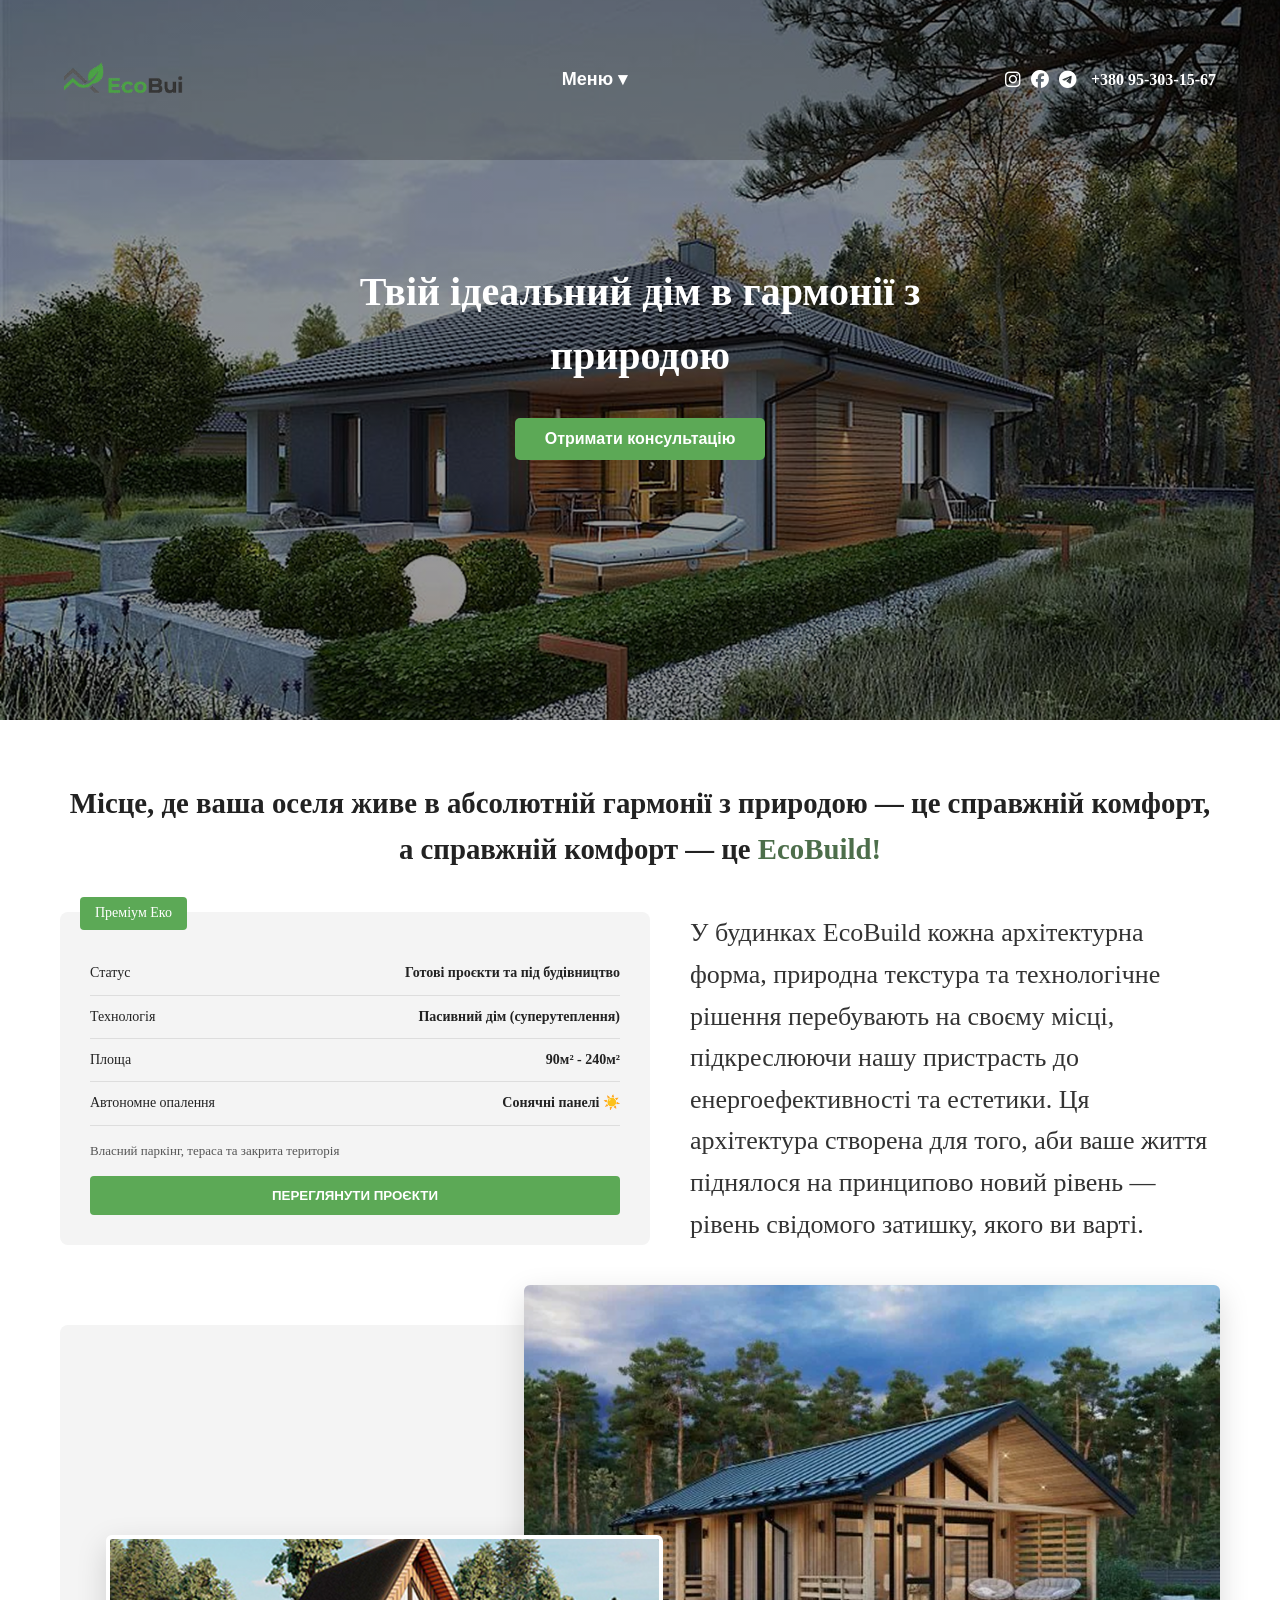
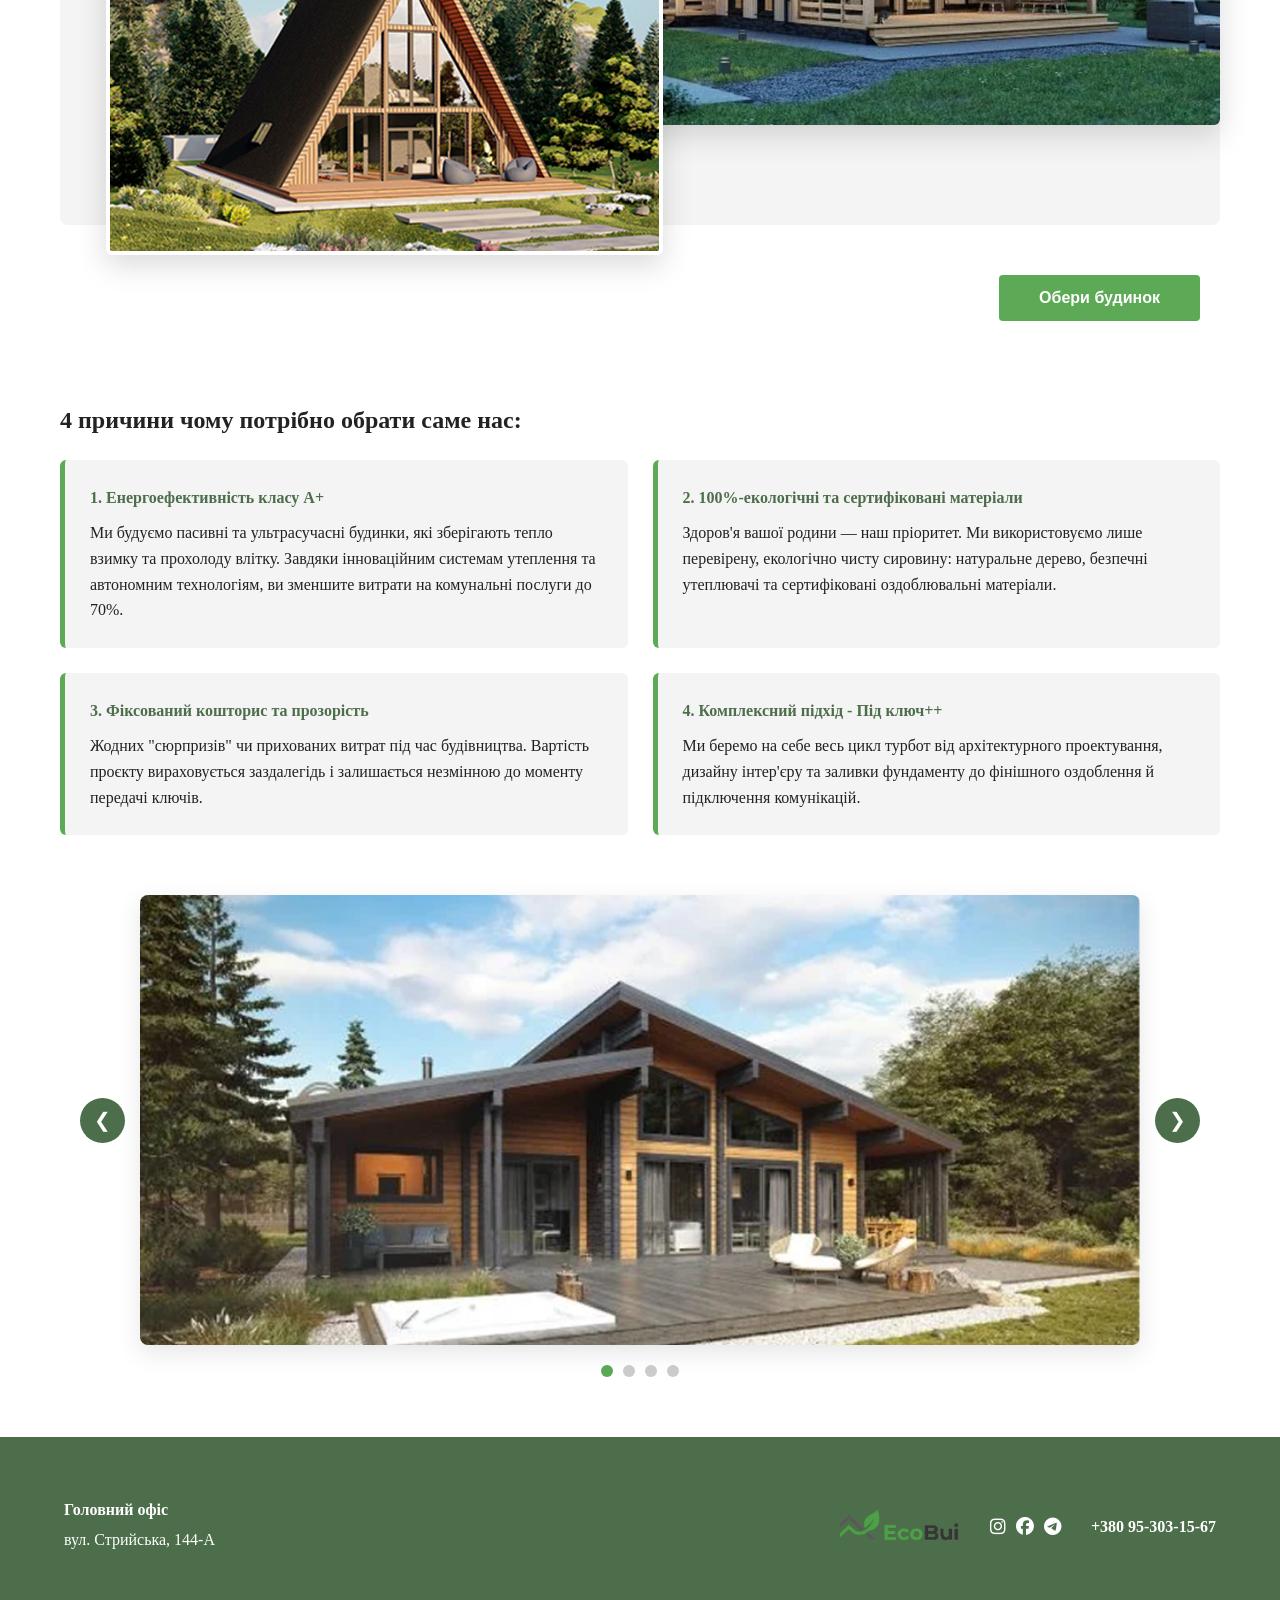
<file: index.html>
<!DOCTYPE html>
<html lang="uk">
<head>
    <meta charset="UTF-8">
    <meta name="viewport" content="width=device-width, initial-scale=1.0">
    <title>EcoBuild — Твій ідеальний дім</title>
    <link rel="stylesheet" href="./style.css">
    <link rel="preconnect" href="https://fonts.googleapis.com">
    <link rel="preconnect" href="https://fonts.gstatic.com" crossorigin>
    <link href="https://fonts.googleapis.com/css2?family=Crimson+Text:ital,wght@0,400;0,600;0,700;1,400&display=swap" rel="stylesheet">
    
    <link rel="stylesheet" href="https://cdnjs.cloudflare.com/ajax/libs/font-awesome/6.5.1/css/all.min.css">
</head>
<body>

    <header>
        <div class="logo">
            <img src="./img/лого-remove.png" alt="EcoBuild Logo" class="logo-pic">
        </div>
        <div class="nav-container">
            <button class="menu-btn">Меню ▾</button>
            <div class="dropdown-menu">
                <a href="index.html">Головна</a>
                <a href="about.html">Про нас</a>
                <a href="contacts.html">Контакти</a>
            </div>
        </div>
        <div class="header-contacts">
            <div class="social-icons">
                <a href="#"><i class="fab fa-instagram"></i></a>
                <a href="#"><i class="fab fa-facebook"></i></a>
                <a href="#"><i class="fab fa-telegram"></i></a>
            </div>
            <a href="tel:+380953031567" class="phone-link">+380 95-303-15-67</a>
        </div>
    </header>

    <section class="hero">
        <h1>Твій ідеальний дім в гармонії з природою</h1>
        <button class="btn-consult">Отримати консультацію</button>
    </section>

    <main class="container">
        <h2 class="section-title">Місце, де ваша оселя живе в абсолютній гармонії з природою — це справжній комфорт, а справжній комфорт — це <span style="color: var(--primary-green)">EcoBuild!</span></h2>

        <section class="features-preview">
            <div class="spec-card">
                <div class="spec-badge">Преміум Еко</div>
                <table class="spec-table">
                    <tr><td>Статус</td><td>Готові проєкти та під будівництво</td></tr>
                    <tr><td>Технологія</td><td>Пасивний дім (суперутеплення)</td></tr>
                    <tr><td>Площа</td><td>90м² - 240м²</td></tr>
                    <tr><td>Автономне опалення</td><td>Сонячні панелі ☀️</td></tr>
                </table>
                <p class="spec-note">Власний паркінг, тераса та закрита територія</p>
                <button class="btn-green-fill">ПЕРЕГЛЯНУТИ ПРОЄКТИ</button>
            </div>
            
            <div class="text-block">
                <p>У будинках EcoBuild кожна архітектурна форма, природна текстура та технологічне рішення перебувають на своєму місці, підкреслюючи нашу пристрасть до енергоефективності та естетики. Ця архітектура створена для того, аби ваше життя піднялося на принципово новий рівень — рівень свідомого затишку, якого ви варті.</p>
            </div>
        </section>

        <section class="house-selection-wrapper">
            <div class="collage-container">
                <div class="collage-pic pic-front">
                    <img src="./img/image 2.png" alt="">
                </div>
                
                <div class="collage-pic pic-back">
                    <img src="./img/image 3.png" alt="">
                </div>
            </div>
            
            <div class="select-btn-container">
                <button class="btn-select-house">Обери будинок</button>
            </div>
        </section>

        <section class="reasons-section">
            <h3 class="section-sub-title">4 причини чому потрібно обрати саме нас:</h3>
            <div class="reasons-grid">
                <div class="reason-card">
                    <h4>1. Енергоефективність класу А+</h4>
                    <p>Ми будуємо пасивні та ультрасучасні будинки, які зберігають тепло взимку та прохолоду влітку. Завдяки інноваційним системам утеплення та автономним технологіям, ви зменшите витрати на комунальні послуги до 70%.</p>
                </div>
                <div class="reason-card">
                    <h4>2. 100%-екологічні та сертифіковані матеріали</h4>
                    <p>Здоров'я вашої родини — наш пріоритет. Ми використовуємо лише перевірену, екологічно чисту сировину: натуральне дерево, безпечні утеплювачі та сертифіковані оздоблювальні матеріали.</p>
                </div>
                <div class="reason-card">
                    <h4>3. Фіксований кошторис та прозорість</h4>
                    <p>Жодних "сюрпризів" чи прихованих витрат під час будівництва. Вартість проєкту вираховується заздалегідь і залишається незмінною до моменту передачі ключів.</p>
                </div>
                <div class="reason-card">
                    <h4>4. Комплексний підхід - Під ключ++</h4>
                    <p>Ми беремо на себе весь цикл турбот від архітектурного проектування, дизайну інтер'єру та заливки фундаменту до фінішного оздоблення й підключення комунікацій.</p>
                </div>
            </div>
        </section>

        <section class="bottom-slider-section">
            <div class="slider-container">
                <button class="slider-btn prev-btn" aria-label="Назад">&#10094;</button>
                
                <div class="slider-window">
                    <div class="slider-track">
                        <div class="slide"><img src="./img/image 5.png" alt=""></div>
                        <div class="slide"><img src="./img/image 7.png" alt=""></div>
                        <div class="slide"><img src="./img/image 9.png" alt=""></div>
                        <div class="slide"><img src="./img/image 10.png" alt=""></div>
                        
                    </div>
                </div>
        
                <button class="slider-btn next-btn" aria-label="Вперед">&#10095;</button>
            </div>
        
            <div class="slider-dots"></div>
        </section>
    </main>

    <footer>
        <div class="footer-address">
            <p><strong>Головний офіс</strong></p>
            <p>вул. Стрийська, 144-А</p>
        </div>
        <div class="footer-right">
            <img src="./img/лого-remove.png" alt="EcoBuild Logo" class="logo-pic">
            <div class="social-icons">
                <a href="#"><i class="fab fa-instagram"></i></a>
                <a href="#"><i class="fab fa-facebook"></i></a>
                <a href="#"><i class="fab fa-telegram"></i></a>
            </div>
            <a href="tel:+380953031567" class="phone-link">+380 95-303-15-67</a>
        </div>
    </footer>

    <div id="consultation-modal" class="modal-overlay">
        <div class="modal-window">
            <button class="modal-close-btn">&times;</button>
            
            <h2 class="modal-title">Особиста <br>консультація</h2>
            <p class="modal-subtitle">Наш менеджер зателефонує Вам найближчим часом</p>
            
            <form class="modal-form">
                <div class="input-group">
                    <input type="text" id="user-name" required placeholder=" ">
                    <label for="user-name">Ім'я</label>
                </div>
                
                <div class="input-group">
                    <input type="tel" id="user-phone" required placeholder=" ">
                    <label for="user-phone">Ваш номер телефону</label>
                </div>
                
                <div class="radio-group">
                    <label class="radio-label">
                        <input type="radio" name="contact-method" value="call" checked>
                        <span class="custom-radio"></span>
                        Зателефонуйте мені
                    </label>
                    <label class="radio-label">
                        <input type="radio" name="contact-method" value="message">
                        <span class="custom-radio"></span>
                        Напишіть мені
                    </label>
                </div>
                
                <p class="privacy-notice">
                    Натискаючи кнопку, ви приймаєте політику конфіденційності та даєте згоду на обробку персональних даних
                </p>
                
                <button type="submit" class="btn-submit">Надіслати</button>
            </form>
        </div>
    </div>
    
    <script src="./main.js"></script>
</body>
</html>
</file>
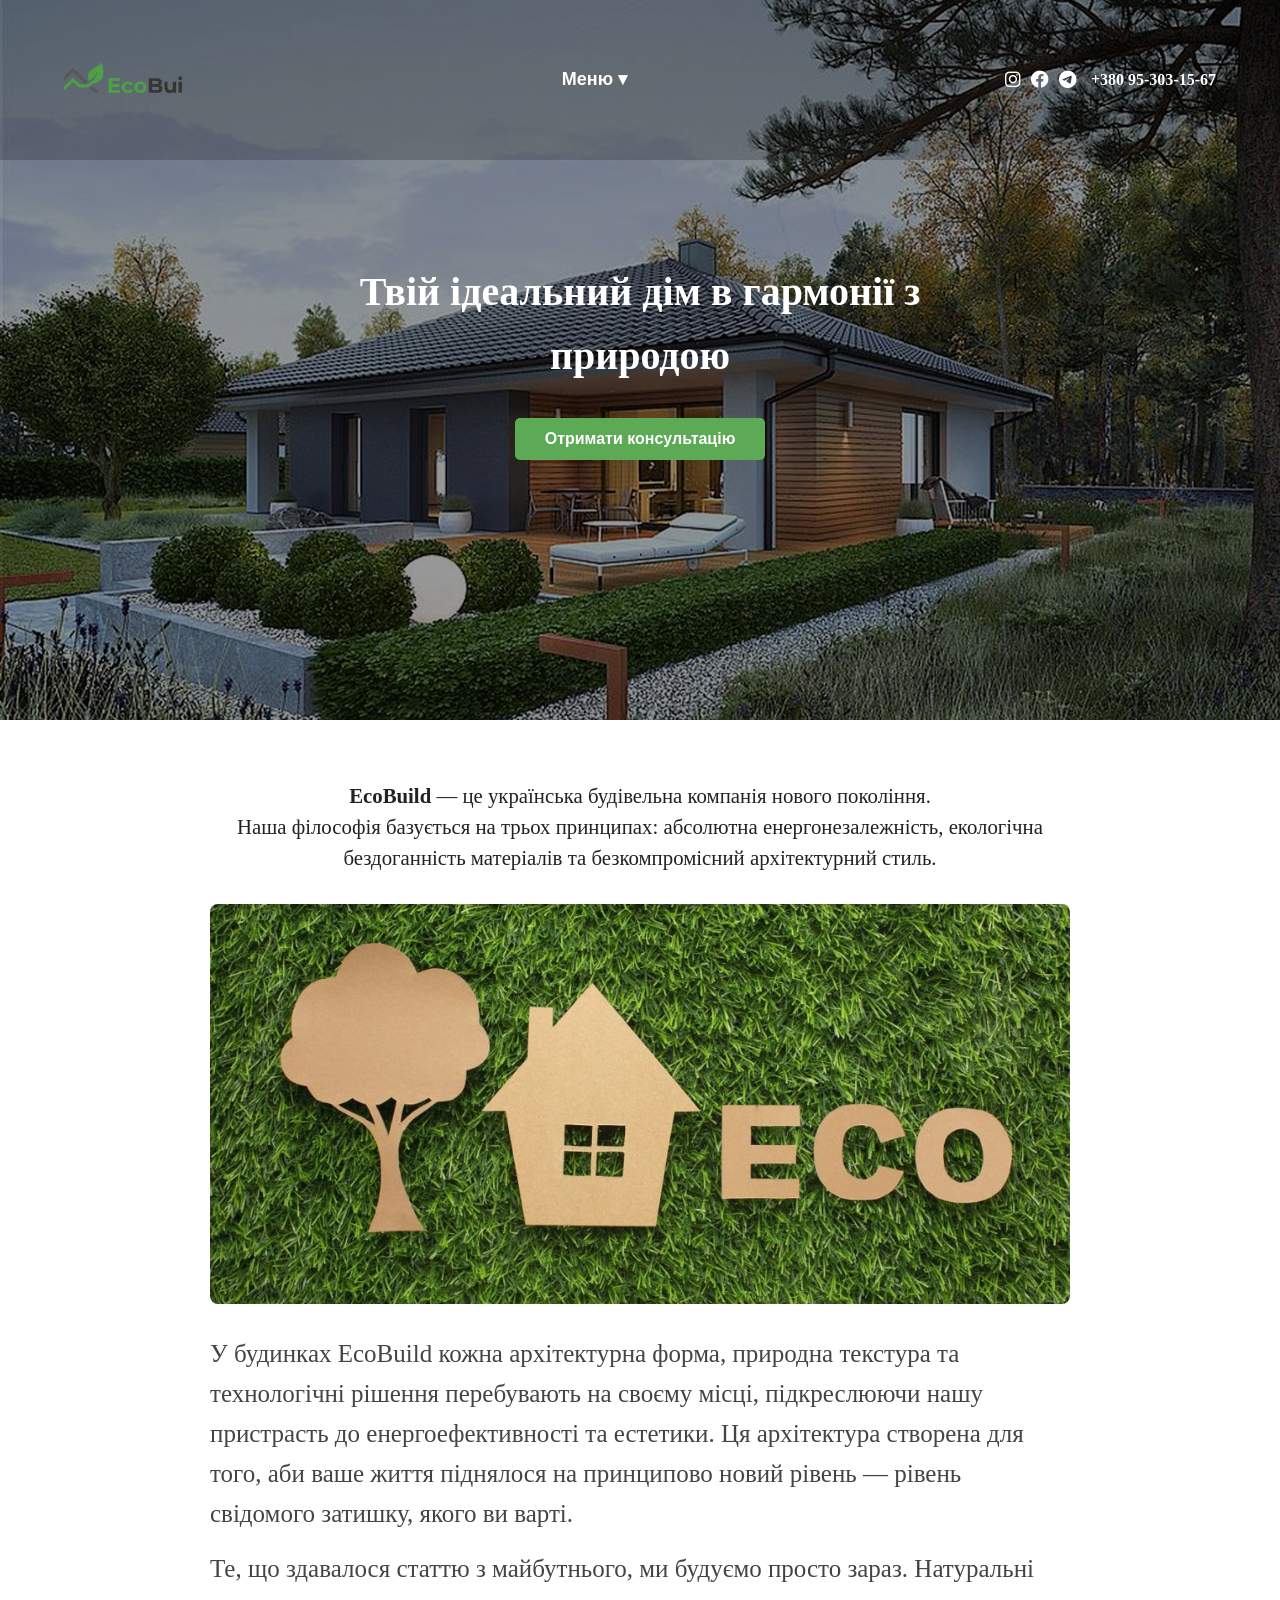
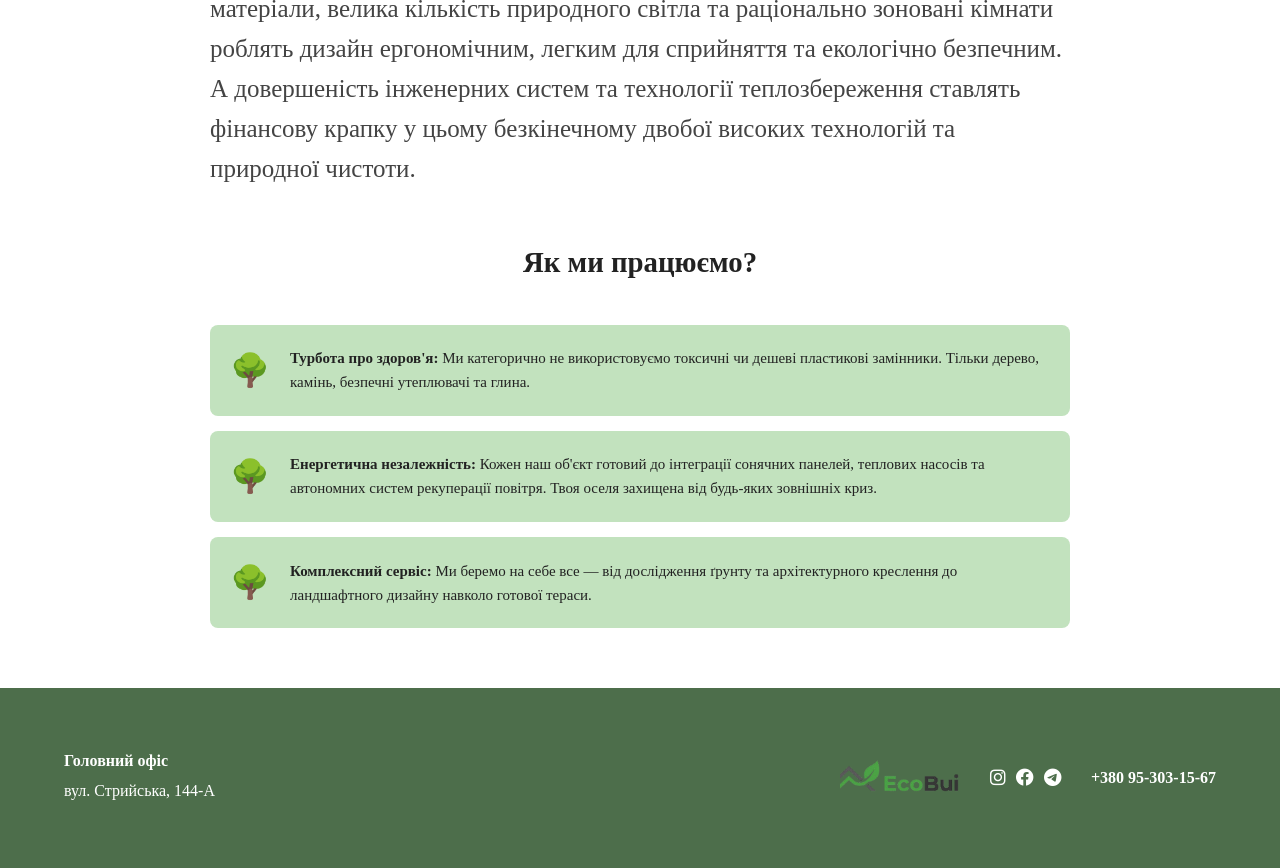
<file: about.html>
<!DOCTYPE html>
<html lang="uk">
<head>
    <meta charset="UTF-8">
    <meta name="viewport" content="width=device-width, initial-scale=1.0">
    <title>Про нас — EcoBuild</title>
    <link rel="stylesheet" href="style.css">
    <link rel="preconnect" href="https://fonts.googleapis.com">
    <link rel="preconnect" href="https://fonts.gstatic.com" crossorigin>
    <link href="https://fonts.googleapis.com/css2?family=Crimson+Text:ital,wght@0,400;0,600;0,700;1,400&display=swap" rel="stylesheet">

    <link rel="stylesheet" href="https://cdnjs.cloudflare.com/ajax/libs/font-awesome/6.0.0/css/all.min.css">
</head>
<body>

    <header>
        <img src="./img/лого-remove.png" alt="EcoBuild Logo" class="logo-pic">
        <div class="nav-container">
            <button class="menu-btn">Меню ▾</button>
            <div class="dropdown-menu">
                <a href="index.html">Головна</a>
                <a href="about.html">Про нас</a>
                <a href="contacts.html">Контакти</a>
            </div>
        </div>
        <div class="header-contacts">
            <div class="social-icons">
                <a href="#"><i class="fab fa-instagram"></i></a>
                <a href="#"><i class="fab fa-facebook"></i></a>
                <a href="#"><i class="fab fa-telegram"></i></a>
            </div>
            <a href="tel:+380953031567" class="phone-link">+380 95-303-15-67</a>
        </div>
    </header>

    <section class="hero">
        <h1>Твій ідеальний дім в гармонії з природою</h1>
        <button class="btn-consult">Отримати консультацію</button>
    </section>

    <main class="container about-page">
        <div class="philosophy-text">
            <p><strong>EcoBuild</strong> — це українська будівельна компанія нового покоління.</p>
            <p>Наша філософія базується на трьох принципах: абсолютна енергонезалежність, екологічна бездоганність матеріалів та безкомпромісний архітектурний стиль.</p>
        </div>

        <div class="eco-banner-img">
            <img src="./img/image 11.png" alt="">
        </div>

        <div class="detailed-description">
            <p>У будинках EcoBuild кожна архітектурна форма, природна текстура та технологічні рішення перебувають на своєму місці, підкреслюючи нашу пристрасть до енергоефективності та естетики. Ця архітектура створена для того, аби ваше життя піднялося на принципово новий рівень — рівень свідомого затишку, якого ви варті.</p>
            <p>Те, що здавалося статтю з майбутнього, ми будуємо просто зараз. Натуральні матеріали, велика кількість природного світла та раціонально зоновані кімнати роблять дизайн ергономічним, легким для сприйняття та екологічно безпечним. А довершеність інженерних систем та технології теплозбереження ставлять фінансову крапку у цьому безкінечному двобої високих технологій та природної чистоти.</p>
        </div>

        <section class="how-we-work">
            <h3 class="section-title">Як ми працюємо?</h3>
            
            <div class="work-step">
                <div class="step-icon">🌳</div>
                <div class="step-content">
                    <p><strong>Турбота про здоров'я:</strong> Ми категорично не використовуємо токсичні чи дешеві пластикові замінники. Тільки дерево, камінь, безпечні утеплювачі та глина.</p>
                </div>
            </div>

            <div class="work-step">
                <div class="step-icon">🌳</div>
                <div class="step-content">
                    <p><strong>Енергетична незалежність:</strong> Кожен наш об'єкт готовий до інтеграції сонячних панелей, теплових насосів та автономних систем рекуперації повітря. Твоя оселя захищена від будь-яких зовнішніх криз.</p>
                </div>
            </div>

            <div class="work-step">
                <div class="step-icon">🌳</div>
                <div class="step-content">
                    <p><strong>Комплексний сервіс:</strong> Ми беремо на себе все — від дослідження ґрунту та архітектурного креслення до ландшафтного дизайну навколо готової тераси.</p>
                </div>
            </div>
        </section>
    </main>

    <footer>
        <div class="footer-address">
            <p><strong>Головний офіс</strong></p>
            <p>вул. Стрийська, 144-А</p>
        </div>
        <div class="footer-right">
            <img src="./img/лого-remove.png" alt="EcoBuild Logo" class="logo-pic">
            <div class="social-icons">
                <a href="#"><i class="fab fa-instagram"></i></a>
                <a href="#"><i class="fab fa-facebook"></i></a>
                <a href="#"><i class="fab fa-telegram"></i></a>
            </div>
            <a href="tel:+380953031567" class="phone-link">+380 95-303-15-67</a>
        </div>
    </footer>
    <div id="consultation-modal" class="modal-overlay">
        <div class="modal-window">
            <button class="modal-close-btn">&times;</button>
            
            <h2 class="modal-title">Особиста <br>консультація</h2>
            <p class="modal-subtitle">Наш менеджер зателефонує Вам найближчим часом</p>
            
            <form class="modal-form">
                <div class="input-group">
                    <input type="text" id="user-name" required placeholder=" ">
                    <label for="user-name">Ім'я</label>
                </div>
                
                <div class="input-group">
                    <input type="tel" id="user-phone" required placeholder=" ">
                    <label for="user-phone">Ваш номер телефону</label>
                </div>
                
                <div class="radio-group">
                    <label class="radio-label">
                        <input type="radio" name="contact-method" value="call" checked>
                        <span class="custom-radio"></span>
                        Зателефонуйте мені
                    </label>
                    <label class="radio-label">
                        <input type="radio" name="contact-method" value="message">
                        <span class="custom-radio"></span>
                        Напишіть мені
                    </label>
                </div>
                
                <p class="privacy-notice">
                    Натискаючи кнопку, ви приймаєте політику конфіденційності та даєте згоду на обробку персональних даних
                </p>
                
                <button type="submit" class="btn-submit">Надіслати</button>
            </form>
        </div>
    </div>

    <script src="./main.js"></script>
    
</body>
</html>
</file>
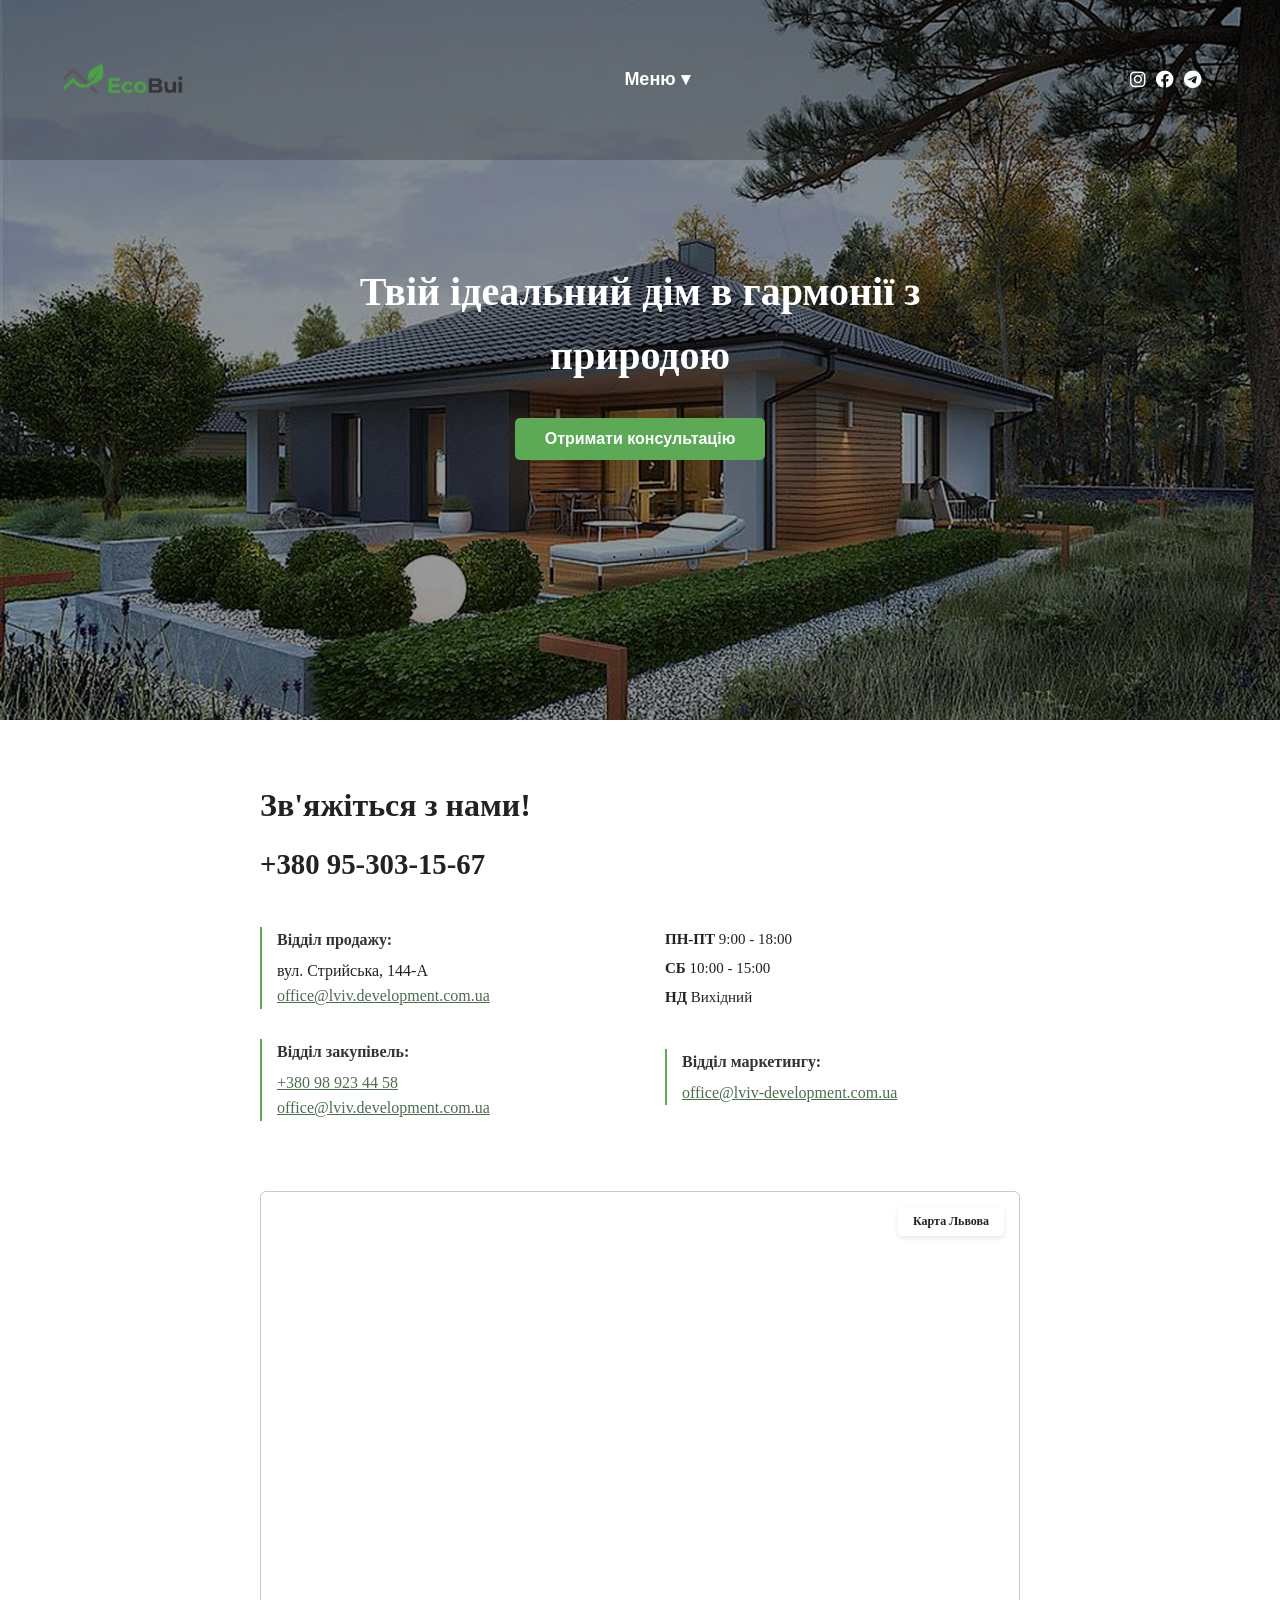
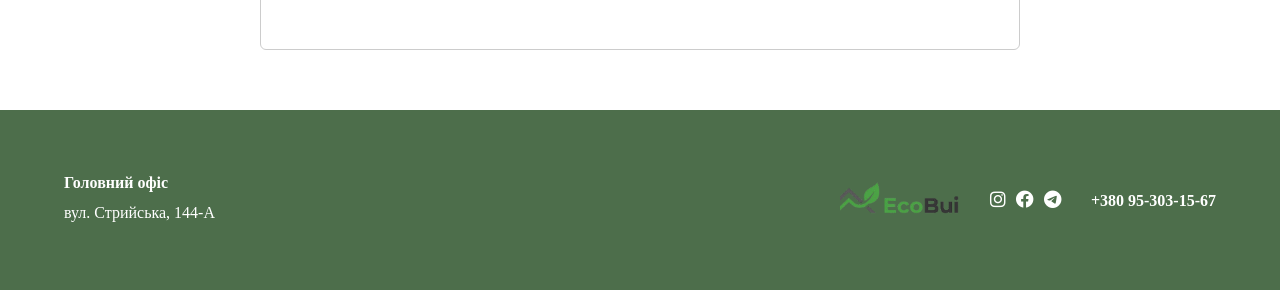
<file: contacts.html>
<!DOCTYPE html>
<html lang="uk">
<head>
    <meta charset="UTF-8">
    <meta name="viewport" content="width=device-width, initial-scale=1.0">
    <title>Контакти — EcoBuild</title>
    <link rel="stylesheet" href="./style.css">
    <link rel="preconnect" href="https://fonts.googleapis.com">
    <link rel="preconnect" href="https://fonts.gstatic.com" crossorigin>
    <link href="https://fonts.googleapis.com/css2?family=Crimson+Text:ital,wght@0,400;0,600;0,700;1,400&display=swap" rel="stylesheet">

    <link rel="stylesheet" href="https://cdnjs.cloudflare.com/ajax/libs/font-awesome/6.0.0/css/all.min.css">
</head>
<body>

    <header>
        <img src="./img/лого-remove.png" alt="EcoBuild Logo" class="logo-pic">
        <div class="nav-container">
            <button class="menu-btn">Меню ▾</button>
            <div class="dropdown-menu">
                <a href="index.html">Головна</a>
                <a href="about.html">Про нас</a>
                <a href="contacts.html">Контакти</a>
            </div>
        </div>
        <div class="header-contacts">
            <div class="social-icons">
                <a href="#"><i class="fab fa-instagram"></i></a>
                <a href="#"><i class="fab fa-facebook"></i></a>
                <a href="#"><i class="fab fa-telegram"></i></a>
            </div>
            <a href="tel:+380953031567" class="phone-link"></a>
        </div>
    </header>

    <section class="hero">
        <h1>Твій ідеальний дім в гармонії з природою</h1>
        <button class="btn-consult">Отримати консультацію</button>
    </section>

    <main class="container contacts-page">
        <h2 class="contacts-title">Зв'яжіться з нами!</h2>
        <div class="main-phone"><a href="tel:+380664964283">+380 95-303-15-67</a></div>

        <div class="contacts-grid">
            <div class="departments">
                <div class="dept-block">
                    <h3>Відділ продажу:</h3>
                    <p>вул. Стрийська, 144-А</p>
                    <p><a href="mailto:office@lviv.development.com.ua">office@lviv.development.com.ua</a></p>
                </div>

                <div class="dept-block">
                    <h3>Відділ закупівель:</h3>
                    <p><a href="tel:+380989234458">+380 98 923 44 58</a></p>
                    <p><a href="mailto:office@lviv.development.com.ua">office@lviv.development.com.ua</a></p>
                </div>
            </div>

            <div class="schedule-marketing">
                <div class="schedule-block">
                    <p><strong>ПН-ПТ</strong> 9:00 - 18:00</p>
                    <p><strong>СБ</strong> 10:00 - 15:00</p>
                    <p><strong>НД</strong> Вихідний</p>
                </div>

                <div class="dept-block marketing">
                    <h3>Відділ маркетингу:</h3>
                    <p><a href="mailto:office@lviv-development.com.ua">office@lviv-development.com.ua</a></p>
                </div>
            </div>
        </div>

        <div class="map-section">
            <span class="map-label">Карта Львова</span>
            <iframe src="https://www.google.com/maps/embed?pb=!1m18!1m12!1m3!1d2574.6771343779835!2d24.0203444!3d49.8109315!2m3!1f0!2f0!3f0!3m2!1i1024!2i768!4f13.1!3m3!1m2!1s0x473ae83e74ffbb6b%3A0x67ee1c070f6ef3f!2z0LLRg9C70LjRhtGPINCh0YLRgNC40LnRgdGM0LrQsCwgMTQ00Cw!5e0!3m2!1suk!2sua!4v1700000000000!5m2!1suk!2sua" width="100%" height="450" style="border:0;" allowfullscreen="" loading="lazy"></iframe>
        </div>
    </main>

    <footer>
        <div class="footer-address">
            <p><strong>Головний офіс</strong></p>
            <p>вул. Стрийська, 144-А</p>
        </div>
        <div class="footer-right">
            <img src="./img/лого-remove.png" alt="EcoBuild Logo" class="logo-pic">
            <div class="social-icons">
                <a href="#"><i class="fab fa-instagram"></i></a>
                <a href="#"><i class="fab fa-facebook"></i></a>
                <a href="#"><i class="fab fa-telegram"></i></a>
            </div>
            <a href="tel:+380953031567" class="phone-link">+380 95-303-15-67</a>
        </div>
    </footer>
    <div id="consultation-modal" class="modal-overlay">
        <div class="modal-window">
            <button class="modal-close-btn">&times;</button>
            
            <h2 class="modal-title">Особиста <br>консультація</h2>
            <p class="modal-subtitle">Наш менеджер зателефонує Вам найближчим часом</p>
            
            <form class="modal-form">
                <div class="input-group">
                    <input type="text" id="user-name" required placeholder=" ">
                    <label for="user-name">Ім'я</label>
                </div>
                
                <div class="input-group">
                    <input type="tel" id="user-phone" required placeholder=" ">
                    <label for="user-phone">Ваш номер телефону</label>
                </div>
                
                <div class="radio-group">
                    <label class="radio-label">
                        <input type="radio" name="contact-method" value="call" checked>
                        <span class="custom-radio"></span>
                        Зателефонуйте мені
                    </label>
                    <label class="radio-label">
                        <input type="radio" name="contact-method" value="message">
                        <span class="custom-radio"></span>
                        Напишіть мені
                    </label>
                </div>
                
                <p class="privacy-notice">
                    Натискаючи кнопку, ви приймаєте політику конфіденційності та даєте згоду на обробку персональних даних
                </p>
                
                <button type="submit" class="btn-submit">Надіслати</button>
            </form>
        </div>
    </div>

<div id="consultation-modal" class="modal-overlay">
    <div class="modal-window">
        <button class="modal-close-btn">&times;</button>
        
        <h2 class="modal-title">Особиста <br>консультація</h2>
        <p class="modal-subtitle">Наш менеджер зателефонує Вам найближчим часом</p>
        
        <form class="modal-form">
            <div class="input-group">
                <input type="text" id="user-name" required placeholder=" ">
                <label for="user-name">Ім'я</label>
            </div>
            
            <div class="input-group">
                <input type="tel" id="user-phone" required placeholder=" ">
                <label for="user-phone">Ваш номер телефону</label>
            </div>
            
            <div class="radio-group">
                <label class="radio-label">
                    <input type="radio" name="contact-method" value="call" checked>
                    <span class="custom-radio"></span>
                    Зателефонуйте мені
                </label>
                <label class="radio-label">
                    <input type="radio" name="contact-method" value="message">
                    <span class="custom-radio"></span>
                    Напишіть мені
                </label>
            </div>
            
            <p class="privacy-notice">
                Натискаючи кнопку, ви приймаєте політику конфіденційності та даєте згоду на обробку персональних даних
            </p>
            
            <button type="submit" class="btn-submit">Надіслати</button>
        </form>
    </div>
</div>

<script src="./main.js"></script>

</body>
</html>
</file>
<file: style.css>
/* Базові налаштування та змінні */
:root {
    --primary-green: #4d6e4b; /* Основний зелений з макету */
    --accent-green: #5ca956;  /* Яскравіший зелений для кнопок */
    --light-green: #c2e2be;   /* Світло-зелений для фону карток */
    --text-dark: #222222;     /* Колір тексту */
    --text-light: #ffffff;    /* Світлий текст */
    --bg-light: #ffffff;      /* Фон сторінки */
    --bg-gray: #f4f4f4;       /* Світло-сірі плашки */
}

* {
    margin: 0;
    padding: 0;
    box-sizing: border-box;
}

body {
    background-color: var(--bg-light);
    color: var(--text-dark);
    line-height: 1.6;
}

img {
    max-width: 100%;
    display: block;
}

a {
    text-decoration: none;
    color: inherit;
}

/* --- ШАПКА (HEADER) --- */
header {
    position: absolute;
    top: 0;
    left: 0;
    width: 100%;
    z-index: 10;
    padding: 20px 5%;
    display: flex;
    justify-content: space-between;
    align-items: center;
    background: rgba(0, 0, 0, 0.2); /* Легке затемнення поверх банера */
}

.logo {
    display: flex;
    align-items: center;
    gap: 12px; /* Відступ між фотографією та текстом */
    font-weight: bold;
    font-size: 24px;
    color: var(--text-light);
}

/* Стилі для самого фото-логотипу */
.logo-pic {
    width: 120px;         /* Ширина фото (можна налаштувати під себе) */
    height: 120px;        /* Висота фото */
    object-fit: cover;   /* Захищає фото від деформації/розтягування */
}


/* Меню навігації */
.nav-container {
    position: relative;
}

.menu-btn {
    color: var(--text-light);
    font-size: 18px;
    background: none;
    border: none;
    cursor: pointer;
    font-weight: 600;
}

/* Оновлений блок меню */
.dropdown-menu {
    display: block; /* Змінюємо на block, але керуємо видимістю через opacity */
    opacity: 0;
    visibility: hidden;
    
    position: absolute;
    top: 40px;
    left: 50%;
    transform: translateX(-50%);
    background-color: var(--primary-green);
    min-width: 200px;
    box-shadow: 0px 8px 16px rgba(0,0,0,0.2);
    padding: 15px 0;
    border-radius: 4px;
    text-align: center;
    
    /* Ефект плавного зникнення + затримка */
    transition: opacity 0.3s ease, visibility 0.3s ease;
    transition-delay: 0.4s; /* Меню триматиметься відкритим ще 0.4 секунди! */
}

/* Наведення: меню з'являється моментально БЕЗ затримки */
.nav-container:hover .dropdown-menu {
    opacity: 1;
    visibility: visible;
    transition-delay: 0s; 
}

.dropdown-menu a {
    color: var(--text-light);
    padding: 12px 16px;
    display: block;
    font-size: 18px;
    transition: background 0.3s;
}

.dropdown-menu a:hover {
    background-color: var(--accent-green);
}

/* Показувати меню при наведенні або кліку (можна реалізувати через JS чи CSS :hover) */
.nav-container:hover .dropdown-menu {
    display: block;
}

/* Контакти в шапці */
.header-contacts {
    display: flex;
    align-items: center;
    gap: 15px;
    color: var(--text-light);
}

.social-icons {
    display: flex;
    gap: 10px;
    font-size: 18px;
}

.phone-link {
    font-weight: bold;
}

/* --- ГОЛОВНИЙ БАНЕР (HERO BANNER) --- */
.hero {
    height: 80vh;
    background: linear-gradient(rgba(0,0,0,0.4), rgba(0,0,0,0.4)), url('./image\ 1.png') center/cover no-repeat;
    display: flex;
    flex-direction: column;
    justify-content: center;
    align-items: center;
    text-align: center;
    color: var(--text-light);
    padding: 0 20px;
}

.hero h1 {
    font-size: 2.5rem;
    margin-bottom: 30px;
    max-width: 600px;
    font-weight: 600;
}

.btn-consult {
    background-color: var(--accent-green);
    color: var(--text-light);
    padding: 12px 30px;
    border: none;
    border-radius: 5px;
    font-size: 16px;
    font-weight: bold;
    cursor: pointer;
    transition: background 0.3s;
}

.btn-consult:hover {
    background-color: #4b9345;
}

/* --- ПІДВАЛ (FOOTER) --- */
footer {
    background-color: var(--primary-green);
    color: var(--text-light);
    padding: 30px 5%;
    display: flex;
    justify-content: space-between;
    align-items: center;
    flex-wrap: wrap;
    gap: 20px;
    margin-top: 50px;
}

.footer-address p {
    margin-bottom: 5px;
}

.footer-right {
    display: flex;
    align-items: center;
    gap: 30px;
}

/* Контейнери для контенту сторінок */
.container {
    max-width: 1200px;
    margin: 60px auto;
    padding: 0 20px;
}

.section-title {
    text-align: center;
    font-size: 1.8rem;
    margin-bottom: 40px;
    font-weight: 600;
}
/* Блок з характеристиками */
.features-preview {
    display: flex;
    gap: 40px;
    align-items: center;
    margin-top: 40px;
}

.spec-card {
    background-color: var(--bg-gray);
    padding: 30px;
    border-radius: 8px;
    flex: 1;
    position: relative;
}

.spec-badge {
    position: absolute;
    top: -15px;
    left: 20px;
    background-color: var(--accent-green);
    color: white;
    padding: 5px 15px;
    border-radius: 4px;
    font-size: 14px;
}

.spec-table {
    width: 100%;
    margin-top: 10px;
    border-collapse: collapse;
}

.spec-table td {
    padding: 10px 0;
    border-bottom: 1px solid #ddd;
    font-size: 14px;
}

.spec-table td:last-child {
    text-align: right;
    font-weight: bold;
}

.spec-note {
    margin: 15px 0;
    font-size: 13px;
    color: #555;
}

.btn-green-fill {
    width: 100%;
    background-color: var(--accent-green);
    color: white;
    border: none;
    padding: 12px;
    font-weight: bold;
    cursor: pointer;
    border-radius: 4px;
}

.text-block {
    flex: 1;
    font-size: 26px;
    color: #333;
}

/* Колаж фото */
.house-selection {
    margin: 60px 0;
    text-align: right;
}

.image-collage {
    display: flex;
    gap: 20px;
    margin-bottom: 20px;
}

.img-main { flex: 2; }
.img-sub { flex: 1; }

.img-main img, .img-sub img {
    width: 100%;
    height: 350px;
    object-fit: cover;
    border-radius: 6px;
}

.btn-select-house {
    background-color: var(--accent-green);
    color: white;
    padding: 12px 35px;
    border: none;
    font-weight: bold;
    cursor: pointer;
    border-radius: 4px;
}

/* Причини */
.section-sub-title {
    font-size: 1.5rem;
    margin-bottom: 20px;
}

.reasons-grid {
    display: grid;
    grid-template-columns: 1fr 1fr;
    gap: 25px;
    margin-bottom: 5px;
}

.reason-card {
    background-color: var(--bg-gray);
    padding: 25px;
    border-radius: 6px;
    border-left: 5px solid var(--accent-green);
}

.reason-card h4 {
    margin-bottom: 10px;
    color: var(--primary-green);
}

/* Нижня галерея */
.bottom-gallery {
    display: flex;
    gap: 20px;
    margin-top: 40px;
}

.bottom-gallery img {
    width: 50%;
    height: 300px;
    object-fit: cover;
    border-radius: 6px;
}

.about-page {
    text-align: center;
    max-width: 900px;
}

.philosophy-text {
    font-size: 1.3rem;
    margin-bottom: 30px;
    line-height: 1.5;
}

.eco-banner-img img {
    width: 100%;
    max-height: 400px;
    object-fit: cover;
    border-radius: 8px;
    margin-bottom: 30px;
}

.detailed-description {
    text-align: left;
    font-size: 25px;
    font-weight: 500;
    color: #444;
    margin-bottom: 50px;
}

.detailed-description p {
    margin-bottom: 15px;
}

/* Секція "Як ми працюємо" */
.how-we-work {
    text-align: left;
    margin-top: 50px;
}

.work-step {
    display: flex;
    align-items: center;
    gap: 20px;
    background-color: var(--light-green);
    padding: 20px;
    border-radius: 8px;
    margin-bottom: 15px;
}

.step-icon {
    font-size: 2rem;
}

.step-content p {
    font-size: 15px;
    color: var(--text-dark);
}

.contacts-page {
    max-width: 800px;
}

.contacts-title {
    font-size: 2rem;
    margin-bottom: 10px;
}

.main-phone {
    font-size: 1.8rem;
    font-weight: bold;
    margin-bottom: 40px;
}

.contacts-grid {
    display: grid;
    grid-template-columns: 1fr 1fr;
    gap: 50px;
    margin-bottom: 40px;
}

.dept-block {
    margin-bottom: 30px;
    border-left: 2px solid var(--accent-green);
    padding-left: 15px;
}

.dept-block h3 {
    font-size: 16px;
    margin-bottom: 5px;
    color: #333;
}

.dept-block a {
    color: var(--primary-green);
    text-decoration: underline;
}

.schedule-block {
    margin-bottom: 40px;
    font-size: 15px;
}

.schedule-block p {
    margin-bottom: 5px;
}

/* Секція карти */
.map-section {
    position: relative;
    margin-top: 40px;
    border: 1px solid #ccc;
    border-radius: 6px;
    overflow: hidden;
}

.map-label {
    position: absolute;
    top: 15px;
    right: 15px;
    background: white;
    padding: 5px 15px;
    font-size: 12px;
    font-weight: bold;
    border-radius: 4px;
    box-shadow: 0 2px 5px rgba(0,0,0,0.1);
    z-index: 5;
}


/* --- СТИЛІ ДЛЯ АСИМЕТРИЧНОГО КОЛАЖУ --- */
.house-selection-wrapper {
    width: 100%;
    margin: 80px 0;
    position: relative;
}

/* Контейнер для фотографій з сірою фоновою плашкою */
.collage-container {
    position: relative;
    width: 100%;
    height: 500px; /* Фіксована висота для правильного позиціонування */
    background-color: var(--bg-gray); /* Світло-сірий фон, що заходить під фото */
    border-radius: 8px;
}

/* Загальні правила для карток з фото */
.collage-pic {
    position: absolute;
    box-shadow: 0 10px 30px rgba(0, 0, 0, 0.15); /* М'яка тінь для об'єму */
    overflow: hidden;
    border-radius: 6px;
}

.collage-pic img {
    width: 100%;
    height: 100%;
    object-fit: cover;
}

/* Праве верхнє фото (велике, на задньому плані) */
.pic-back {
    top: -40px; /* Виходить трохи вище сірого фону */
    right: 0;
    width: 60%;
    height: 440px;
    z-index: 1;
}

/* Ліве нижнє фото (менше, перекриває перше фото та сірий фон) */
.pic-front {
    bottom: -30px; /* Зсув донизу, виходить за межі сірого фону */
    left: 4%;
    width: 48%;
    height: 320px;
    z-index: 2; /* Стає поверх великого фото */
    border: 4px solid var(--bg-light); /* Біла рамка-відступ у місці перетину */
}

/* Блок кнопки знизу */
.select-btn-container {
    display: flex;
    justify-content: flex-end; /* Вирівнювання кнопки по правому краю */
    margin-top: 50px; /* Відступ від колажу до кнопки */
    padding-right: 20px;
}

.btn-select-house {
    background-color: var(--accent-green);
    color: white;
    padding: 14px 40px;
    border: none;
    font-size: 16px;
    font-weight: bold;
    cursor: pointer;
    border-radius: 4px;
    transition: background 0.3s ease, transform 0.2s ease;
}

.btn-select-house:hover {
    background-color: #4b9345;
    transform: translateY(-2px); /* Легкий інтерактивний підйом при наведенні */
}


/* --- СТИЛІ ДЛЯ JS СЛАЙДЕРА --- */
.bottom-slider-section {
    width: 100%;
    margin: 60px auto 20px auto;
    position: relative;
}

.slider-container {
    display: flex;
    align-items: center;
    justify-content: center;
    position: relative;
    gap: 15px;
}

/* Вікно, яке обрізає все, що не влазить */
.slider-window {
    width: 100%;
    max-width: 1000px; /* Максимальна ширина слайдера */
    height: 450px;     /* Висота слайдера */
    overflow: hidden;
    border-radius: 8px;
    box-shadow: 0 8px 24px rgba(0,0,0,0.1);
}

/* Стрічка зі слайдами, яка рухається вліво/вправо */
.slider-track {
    display: flex;
    width: 100%;
    height: 100%;
    transition: transform 0.5s ease-in-out; /* Плавна анімація гортання */
}

.slide {
    min-width: 100%; /* Кожен слайд займає рівно 100% ширини вікна */
    height: 100%;
}

.slide img {
    width: 100%;
    height: 100%;
    object-fit: cover; /* Фото заповнює слайд без деформацій */
}

/* Кнопки-стрілочки */
.slider-btn {
    background: var(--primary-green);
    color: white;
    border: none;
    width: 45px;
    height: 45px;
    border-radius: 50%;
    font-size: 20px;
    cursor: pointer;
    display: flex;
    align-items: center;
    justify-content: center;
    transition: background 0.3s, transform 0.2s;
    z-index: 5;
}

.slider-btn:hover {
    background: var(--accent-green);
    transform: scale(1.1);
}

/* Крапки навігації */
.slider-dots {
    display: flex;
    justify-content: center;
    gap: 10px;
    margin-top: 20px;
}

.dot {
    width: 12px;
    height: 12px;
    background-color: #ccc;
    border-radius: 50%;
    cursor: pointer;
    transition: background-color 0.3s;
}

.dot.active {
    background-color: var(--accent-green); /* Активна крапка стає зеленою */
}




/* --- МОДАЛЬНЕ ВІКНО ТА ФОРМА --- */
.modal-overlay {
    position: fixed;
    top: 0;
    left: 0;
    width: 100%;
    height: 100%;
    background-color: rgba(0, 0, 0, 0.5); /* Затемнення фону сайту */
    z-index: 1000;
    display: flex;
    justify-content: center;
    align-items: center;
    opacity: 0;
    visibility: hidden;
    transition: opacity 0.3s ease, visibility 0.3s ease;
}

/* Клас, який JS додаватиме для відкриття модалки */
.modal-overlay.modal-active {
    opacity: 1;
    visibility: visible;
}

.modal-window {
    background-color: var(--bg-light);
    width: 100%;
    max-width: 500px;
    padding: 50px 40px;
    border-radius: 4px;
    position: relative;
    box-shadow: 0 15px 40px rgba(0, 0, 0, 0.2);
}

/* Кнопка-хрестик */
.modal-close-btn {
    position: absolute;
    top: 20px;
    right: 25px;
    background: none;
    border: none;
    font-size: 35px;
    cursor: pointer;
    color: #999;
    transition: color 0.2s;
}

.modal-close-btn:hover {
    color: var(--text-dark);
}

.modal-title {
    font-family: 'Crimson Text', Georgia, serif;
    font-size: 2.5rem;
    font-weight: 400;
    line-height: 1.1;
    margin-bottom: 15px;
    text-transform: none;
}

.modal-subtitle {
    font-size: 15px;
    color: var(--text-dark);
    margin-bottom: 40px;
}

/* Інпути з ефектом плаваючого тексту (як на макеті) */
.input-group {
    position: relative;
    margin-bottom: 35px;
}

.input-group input {
    width: 100%;
    padding: 10px 0;
    font-size: 16px;
    border: none;
    border-bottom: 1.5px solid var(--text-dark);
    background: transparent;
    outline: none;
    transition: border-color 0.3s;
}

.input-group input:focus {
    border-bottom-color: var(--accent-green);
}

.input-group label {
    position: absolute;
    top: 10px;
    left: 0;
    font-size: 16px;
    color: var(--text-dark);
    pointer-events: none;
    transition: all 0.3s ease;
}

/* Анімація підняття підпису поля при фокусі або введенні тексту */
.input-group input:focus ~ label,
.input-group input:not(:placeholder-shown) ~ label {
    top: -15px;
    font-size: 12px;
    color: var(--accent-green);
}

/* Радіокнопки (Кастомні) */
.radio-group {
    display: flex;
    gap: 30px;
    margin-bottom: 30px;
}

.radio-label {
    display: flex;
    align-items: center;
    gap: 10px;
    font-size: 15px;
    font-weight: 600;
    cursor: pointer;
    position: relative;
}

.radio-label input {
    display: none; /* Ховаємо дефолтні кружечки */
}

.custom-radio {
    width: 18px;
    height: 18px;
    border: 1.5px solid #ccc;
    border-radius: 50%;
    display: inline-block;
    position: relative;
    transition: border-color 0.3s;
}

/* Стиль активованої радіо-кнопки в зеленій гамі */
.radio-label input:checked + .custom-radio {
    border-color: var(--accent-green);
}

.radio-label input:checked + .custom-radio::after {
    content: '';
    position: absolute;
    top: 50%;
    left: 50%;
    transform: translate(-50%, -50%);
    width: 10px;
    height: 10px;
    background-color: var(--accent-green);
    border-radius: 50%;
}

.privacy-notice {
    font-size: 12px;
    color: #666;
    line-height: 1.4;
    margin-bottom: 40px;
}

/* Кнопка надіслати (фірмова зелена замість коричневої з макету) */
.btn-submit {
    background-color: var(--primary-green);
    color: var(--text-light);
    border: none;
    padding: 15px 45px;
    font-size: 16px;
    font-weight: bold;
    cursor: pointer;
    border-radius: 0; /* Прямокутна форма як на скріншоті */
    transition: background-color 0.3s;
}

.btn-submit:hover {
    background-color: var(--accent-green);
}

/* --- ПРАВИЛЬНИЙ ТА ОЧИЩЕНИЙ АДАПТИВ ДЛЯ 375px --- */
@media (max-width: 375px) {
    
    /* 1. Загальні налаштування та Хедер */
    body {
        font-size: 14px;
    }

    header {
        padding: 10px 15px;
        flex-wrap: wrap;
    }

    .logo {
        font-size: 20px;
        gap: 8px;
    }

    .logo-pic {
        width: 32px !important;
        height: 32px !important;
    }

    header .social-icons, 
    header .main-phone,
    header .header-contacts {
        display: none !important; 
    }

    .dropdown-menu {
        width: 100vw;
        left: 0;
        transform: none;
        top: 60px;
        border-radius: 0;
    }

    /* 2. Головний банер (Hero) */
    .hero {
        height: 70vh;
        padding: 0 15px;
    }

    .hero h1 {
        font-family: 'Crimson Text', Georgia, serif !important;
        font-size: 2rem !important;
        line-height: 1.2;
        margin-bottom: 20px;
    }

    /* 3. Перебудова блоку «Преміум Еко» (Картка + Текст) */
    .features-preview {
        display: flex !important;
        flex-direction: column !important; /* Розвертаємо в стовпчик */
        gap: 30px !important;
        padding: 0 10px !important;
        margin-top: 20px !important;
    }

    .spec-card {
        width: 100% !important;
        max-width: 345px !important;
        margin: 0 auto !important;
    }

    .text-block {
        width: 100% !important;
        max-width: 345px !important;
        text-align: left !important;
        font-family: 'Crimson Text', Georgia, serif !important;
        font-size: 18px !important; /* Текст більше не гігантський і не ламається */
        line-height: 1.4 !important;
        padding: 0 5px !important;
    }

    /* 4. Асиметричний колаж */
    .house-selection-wrapper {
        margin: 40px 0;
    }

    .collage-container {
        height: auto;
        background-color: transparent;
        display: flex;
        flex-direction: column;
        gap: 15px;
        padding: 0 15px;
    }

    .collage-pic {
        position: static;
        width: 100% !important;
        height: 220px !important;
        box-shadow: 0 5px 15px rgba(0, 0, 0, 0.1);
        border: none !important;
    }

    .select-btn-container {
        justify-content: center;
        margin-top: 25px;
        padding-right: 0;
    }

    .btn-select-house {
        width: 100%;
        max-width: 345px;
        padding: 12px 0;
    }

    /* 5. JS Слайдер */
    .bottom-slider-section {
        margin: 40px auto;
        padding: 0 10px;
    }

    .slider-window {
        height: 240px;
    }

    .slider-btn {
        position: absolute;
        top: 50%;
        transform: translateY(-50%);
        width: 35px;
        height: 35px;
        font-size: 16px;
    }

    .prev-btn { left: 15px; }
    .next-btn { right: 15px; }

    .modal-overlay {
        display: flex !important;
        justify-content: center !important; /* Центрує форму по горизонталі */
        align-items: center !important;     /* Центрує форму по вертикалі */
        padding: 10px !important;           /* Невеличкий відступ, щоб форма не липла до країв екрана */
        box-sizing: border-box !important;
    }

    /* Сама біла картка форми */
    .modal-window {
        position: relative !important; /* Скасовуємо absolute/fixed, які могли її зміщати */
        top: auto !important;          /* Скидаємо комп'ютерні відступи зверху */
        left: auto !important;         /* Скидаємо комп'ютерні відступи зліва */
        transform: none !important;    /* Прибираємо зміщення transform, бо flexbox сам усе відцентрував */
        
        width: 100% !important;        /* Дозволяємо їй адаптуватися під екран */
        max-width: 345px !important;   /* Але обмежуємо ширину, щоб вона акуратно сіла на 375px */
        padding: 25px 20px 20px 20px !important; /* Компактні внутрішні відступи */
        box-sizing: border-box !important;
        margin: 0 auto !important;
    }

    /* Зменшуємо заголовок "Особиста консультація", щоб не розривав форму */
    .modal-title {
        font-size: 1.6rem !important; 
        margin-bottom: 8px !important;
        line-height: 1.1 !important;
        text-align: left !important;
    }

    .modal-subtitle {
        font-size: 13px !important;
        margin-bottom: 20px !important;
        line-height: 1.3 !important;
    }

    /* Налаштування полів (Ім'я, Телефон) */
    .input-group {
        margin-bottom: 20px !important;
    }

    .input-group input {
        padding: 6px 0 !important;
        font-size: 14px !important;
    }

    /* Варіанти "Зателефонуйте мені" / "Напишіть мені" */
    .radio-group {
        flex-direction: column !important; /* Перелаштовуємо в стовпчик, щоб текст не вилазив за білу плашку */
        gap: 10px !important;
        margin-bottom: 15px !important;
    }

    .radio-label {
        font-size: 14px !important;
    }

    /* Повідомлення про конфіденційність */
    .privacy-notice {
        font-size: 11px !important;
        margin-bottom: 20px !important;
        line-height: 1.3 !important;
    }

    /* Кнопка "Надіслати" */
    .btn-submit {
        width: 100% !important; /* Кнопка займає всю ширину форми */
        text-align: center !important;
        padding: 12px 0 !important;
        font-size: 15px !important;
    }
    .nav-container {
        position: static !important;
    }
    
    .dropdown-menu {
        display: block; /* Залишаємо block для вашої логіки анімації */
        position: absolute !important;
        
        /* Фіксуємо чітке положення: від лівого до правого краю хедера */
        top: 60px !important;       /* Відступ зверху під висоту хедера */
        left: 0 !important;          /* Притискаємо до лівого краю сайту */
        right: 0 !important;         /* Притискаємо до правого краю сайту */
        width: 100vw !important;     /* Розтягуємо рівно на всю ширину екрана мобільного */
        
        /* Скидаємо комп'ютерні зсуви, які ламали центрування */
        transform: none !important;  
        border-radius: 0 !important; /* На всю ширину екрана заокруглення не потрібні */
        
        box-shadow: 0px 4px 10px rgba(0,0,0,0.15) !important;
        padding: 10px 0 !important;
    }
    
    /* Робимо посилання в меню зручними для натискання пальцем */
    .dropdown-menu a {
        font-size: 16px !important;
        padding: 14px 20px !important; /* Збільшуємо вертикальні падінги, щоб легше тапалося */
        text-align: center !important;  /* Центруємо текст пунктів меню */
        border-bottom: 1px solid rgba(255, 255, 255, 0.1); /* Легке розділення між пунктами */
    }
    
    .dropdown-menu a:last-child {
        border-bottom: none; /* Прибираємо лінію під останнім пунктом */
    }

    /* 7. Футер */
    footer {
        padding: 30px 15px;
        flex-direction: column;
        gap: 20px;
        text-align: center;
    }

    footer .logo {
        justify-content: center;
    }

    footer .social-icons {
        justify-content: center;
    }
}
</file>
